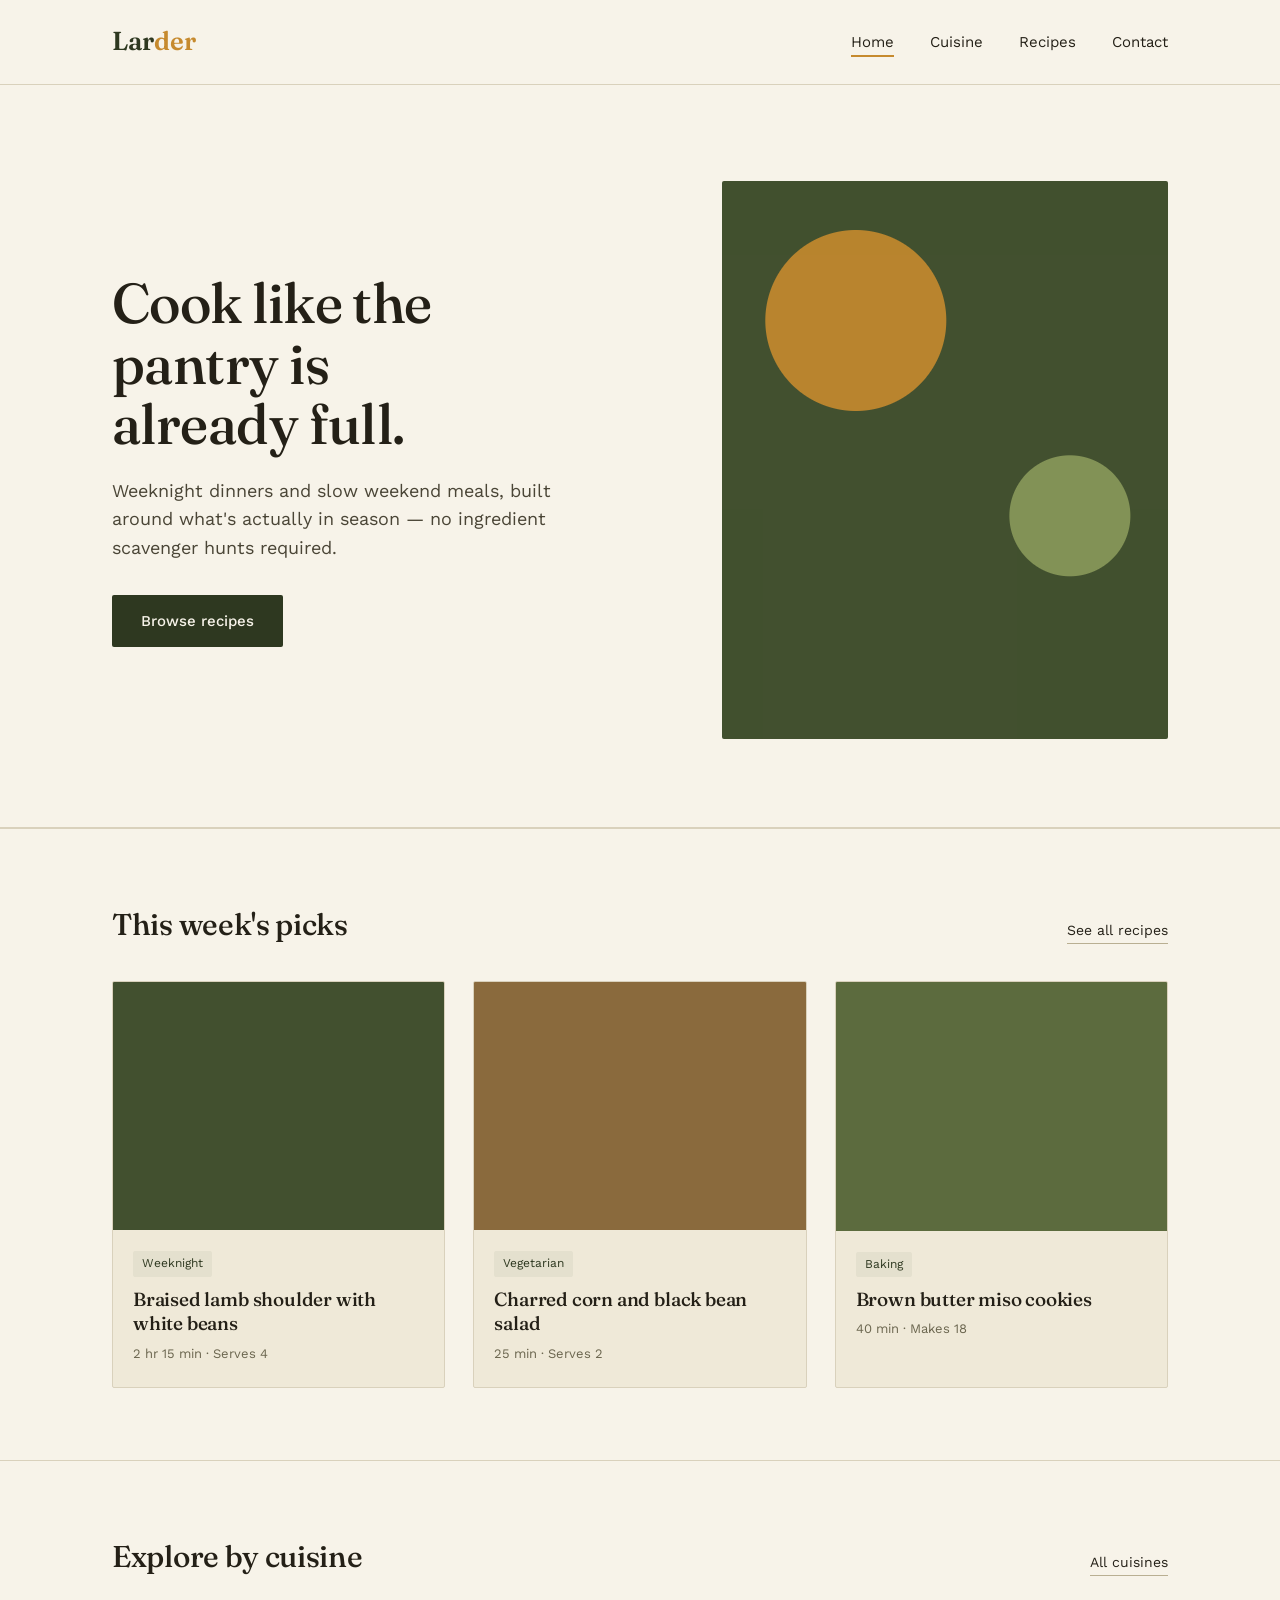
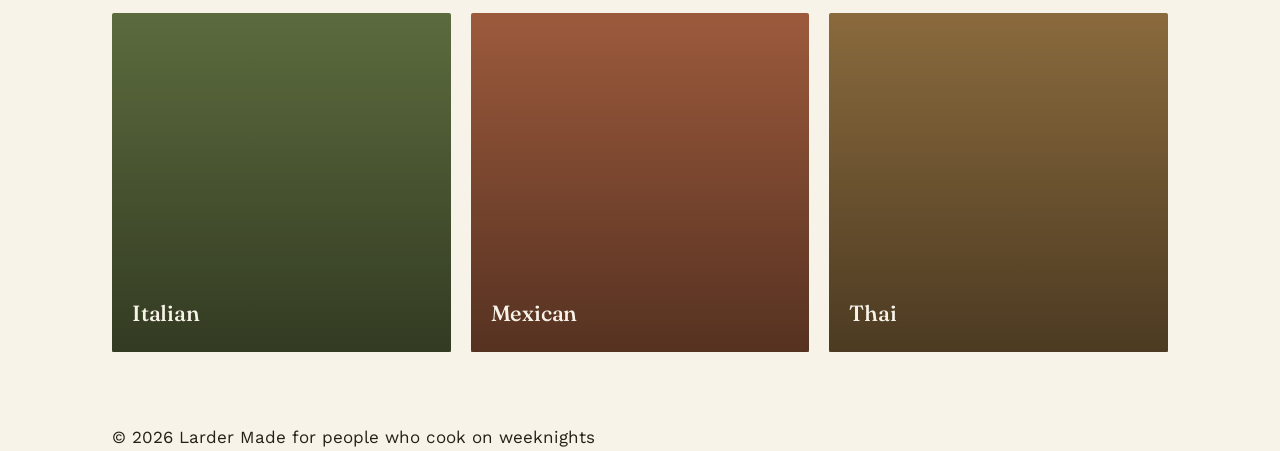
<file: index.html>
<!DOCTYPE html>
<html lang="en">
<head>
    <meta charset="UTF-8">
    <meta name="viewport" content="width=device-width, initial-scale=1.0">
    <title>Larder — recipes worth repeating</title>
    <link rel="stylesheet" href="home.css">
</head>
<body>
 
<header class="site-header">
  <div class="wrap">
    <a class="logo" href="index.html">Lar<span>der</span></a>
    <nav>
      <ul>
        <li><a href="index.html" aria-current="page">Home</a></li>
        <li><a href="cuisine.html">Cuisine</a></li>
        <li><a href="recipes.html">Recipes</a></li>
        <li><a href="contact.html">Contact</a></li>
      </ul>
    </nav>
  </div>
</header>
<section class="hero">
  <div class="wrap">
    <div>
      <h1>Cook like the pantry is already full.</h1>
      <p class="lede">Weeknight dinners and slow weekend meals, built around what's actually in season — no ingredient scavenger hunts required.</p>
      <a class="btn btn-primary" href="recipes.html">Browse recipes</a>
    </div>
    <div class="hero-art" role="img" aria-label="Illustration of a rustic table setting"></div>
  </div>
</section>
<section>
  <div class="wrap">
    <div class="section-head">
      <h2>This week's picks</h2>
      <a href="recipes.html">See all recipes</a>
    </div>
    <div class="grid">
      <article class="card">
        <div class="card-img"></div>
        <div class="card-body">
          <span class="card-tag">Weeknight</span>
          <h3>Braised lamb shoulder with white beans</h3>
          <p class="meta">2 hr 15 min · Serves 4</p>
        </div>
      </article>
      <article class="card">
        <div class="card-img v2"></div>
        <div class="card-body">
          <span class="card-tag">Vegetarian</span>
          <h3>Charred corn and black bean salad</h3>
          <p class="meta">25 min · Serves 2</p>
        </div>
      </article>
      <article class="card">
        <div class="card-img v3"></div>
        <div class="card-body">
          <span class="card-tag">Baking</span>
          <h3>Brown butter miso cookies</h3>
          <p class="meta">40 min · Makes 18</p>
        </div>
      </article>
    </div>
  </div>
</section>
<section>
  <div class="wrap">
    <div class="section-head">
      <h2>Explore by cuisine</h2>
      <a href="cuisine.html">All cuisines</a>
    </div>
    <div class="tiles">
      <a class="tile" style="background:#5C6B3E" href="cuisine.html"><h3>Italian</h3></a>
      <a class="tile" style="background:#9C5A3C" href="cuisine.html"><h3>Mexican</h3></a>
      <a class="tile" style="background:#8A6A3D" href="cuisine.html"><h3>Thai</h3></a>
    </div>
  </div>
</section>
<footer>
  <div class="wrap">
    <span>© 2026 Larder</span>
    <span>Made for people who cook on weeknights</span>
  </div>
</footer>
 
</body>
</file>
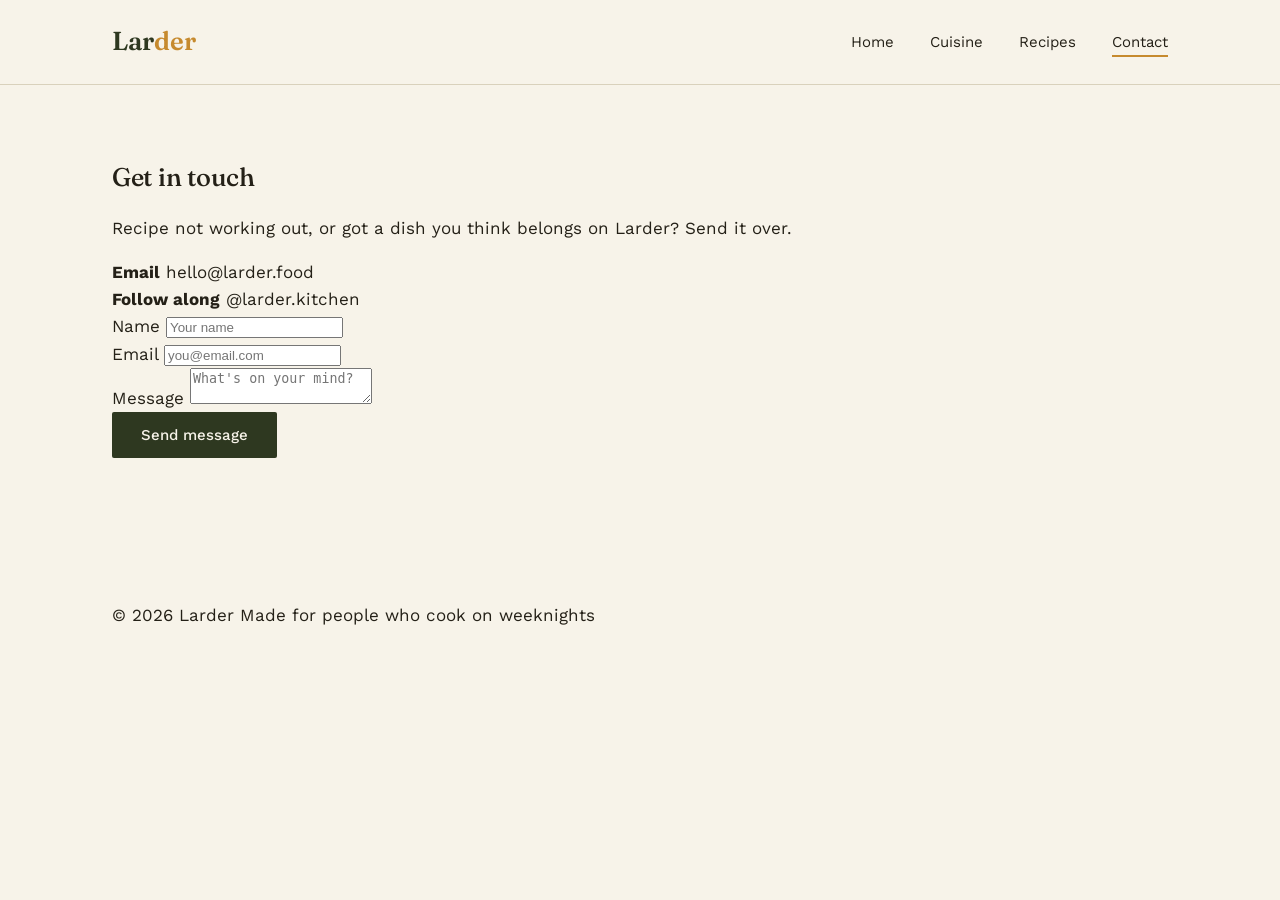
<file: contact.html>
<!DOCTYPE html>
<html lang="en">
<head>
    <meta charset="UTF-8">
    <meta name="viewport" content="width=device-width, initial-scale=1.0">
    <title>Contact — Larder</title>
    <link rel="stylesheet" href="home.css">
</head>
<body>
 
<header class="site-header">
  <div class="wrap">
    <a class="logo" href="index.html">Lar<span>der</span></a>
    <nav>
      <ul>
        <li><a href="index.html">Home</a></li>
        <li><a href="cuisine.html">Cuisine</a></li>
        <li><a href="recipes.html">Recipes</a></li>
        <li><a href="contact.html" aria-current="page">Contact</a></li>
      </ul>
    </nav>
  </div>
</header>
<section style="padding-top:72px;">
  <div class="wrap contact-layout">
    <div>
      <h1>Get in touch</h1>
      <p class="lede">Recipe not working out, or got a dish you think belongs on Larder? Send it over.</p>
      <div class="contact-detail">
        <div>
          <strong>Email</strong>
          hello@larder.food
        </div>
      </div>
      <div class="contact-detail">
        <div>
          <strong>Follow along</strong>
          @larder.kitchen
        </div>
      </div>
    </div>
 
    <form>
      <div>
        <label for="name">Name</label>
        <input type="text" id="name" placeholder="Your name">
      </div>
      <div>
        <label for="email">Email</label>
        <input type="email" id="email" placeholder="you@email.com">
      </div>
      <div>
        <label for="message">Message</label>
        <textarea id="message" placeholder="What's on your mind?"></textarea>
      </div>
      <button type="submit" class="btn btn-primary" style="align-self:flex-start;">Send message</button>
    </form>
  </div>
</section>
<footer style="margin-top:72px;">
  <div class="wrap">
    <span>© 2026 Larder</span>
    <span>Made for people who cook on weeknights</span>
  </div>
</footer>
 
</body>
</file>
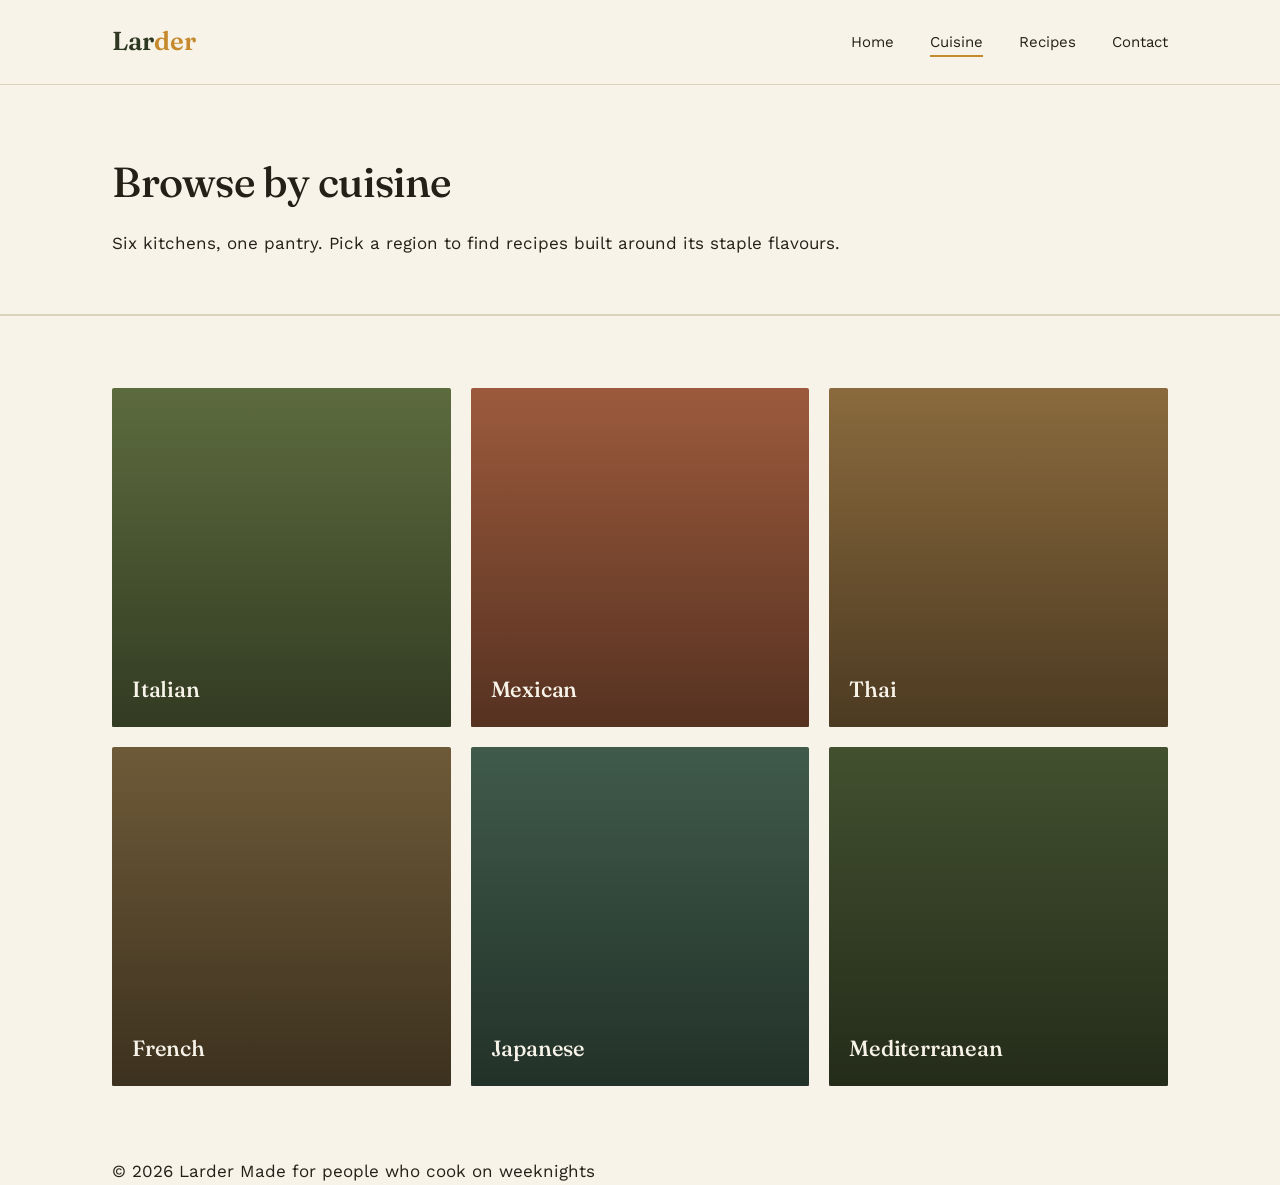
<file: cuisine.html>
<!DOCTYPE html>
<html lang="en">
<head>
    <meta charset="UTF-8">
    <meta name="viewport" content="width=device-width, initial-scale=1.0">
    <title>Cuisine — Larder</title>
    <link rel="stylesheet" href="home.css">
</head>
<body>
 
<header class="site-header">
  <div class="wrap">
    <a class="logo" href="index.html">Lar<span>der</span></a>
    <nav>
      <ul>
        <li><a href="index.html">Home</a></li>
        <li><a href="cuisine.html" aria-current="page">Cuisine</a></li>
        <li><a href="recipes.html">Recipes</a></li>
        <li><a href="contact.html">Contact</a></li>
      </ul>
    </nav>
  </div>
</header>

<section style="padding-top:64px; padding-bottom:40px; border-bottom:1px solid var(--line);">
  <div class="wrap">
    <h1 style="font-size:42px;">Browse by cuisine</h1>
    <p class="lede" style="margin-top:14px;">Six kitchens, one pantry. Pick a region to find recipes built around its staple flavours.</p>
  </div>
</section>
<section>
  <div class="wrap">
    <div class="tiles">
      <a class="tile" style="background:#5C6B3E" href="recipes.html"><h3>Italian</h3></a>
      <a class="tile" style="background:#9C5A3C" href="recipes.html"><h3>Mexican</h3></a>
      <a class="tile" style="background:#8A6A3D" href="recipes.html"><h3>Thai</h3></a>
      <a class="tile" style="background:#6E5A38" href="recipes.html"><h3>French</h3></a>
      <a class="tile" style="background:#3F5A4A" href="recipes.html"><h3>Japanese</h3></a>
      <a class="tile" style="background:#42502F" href="recipes.html"><h3>Mediterranean</h3></a>
    </div>
  </div>
</section>
<footer>
  <div class="wrap">
    <span>© 2026 Larder</span>
    <span>Made for people who cook on weeknights</span>
  </div>
</footer>
 
</body>
</file>
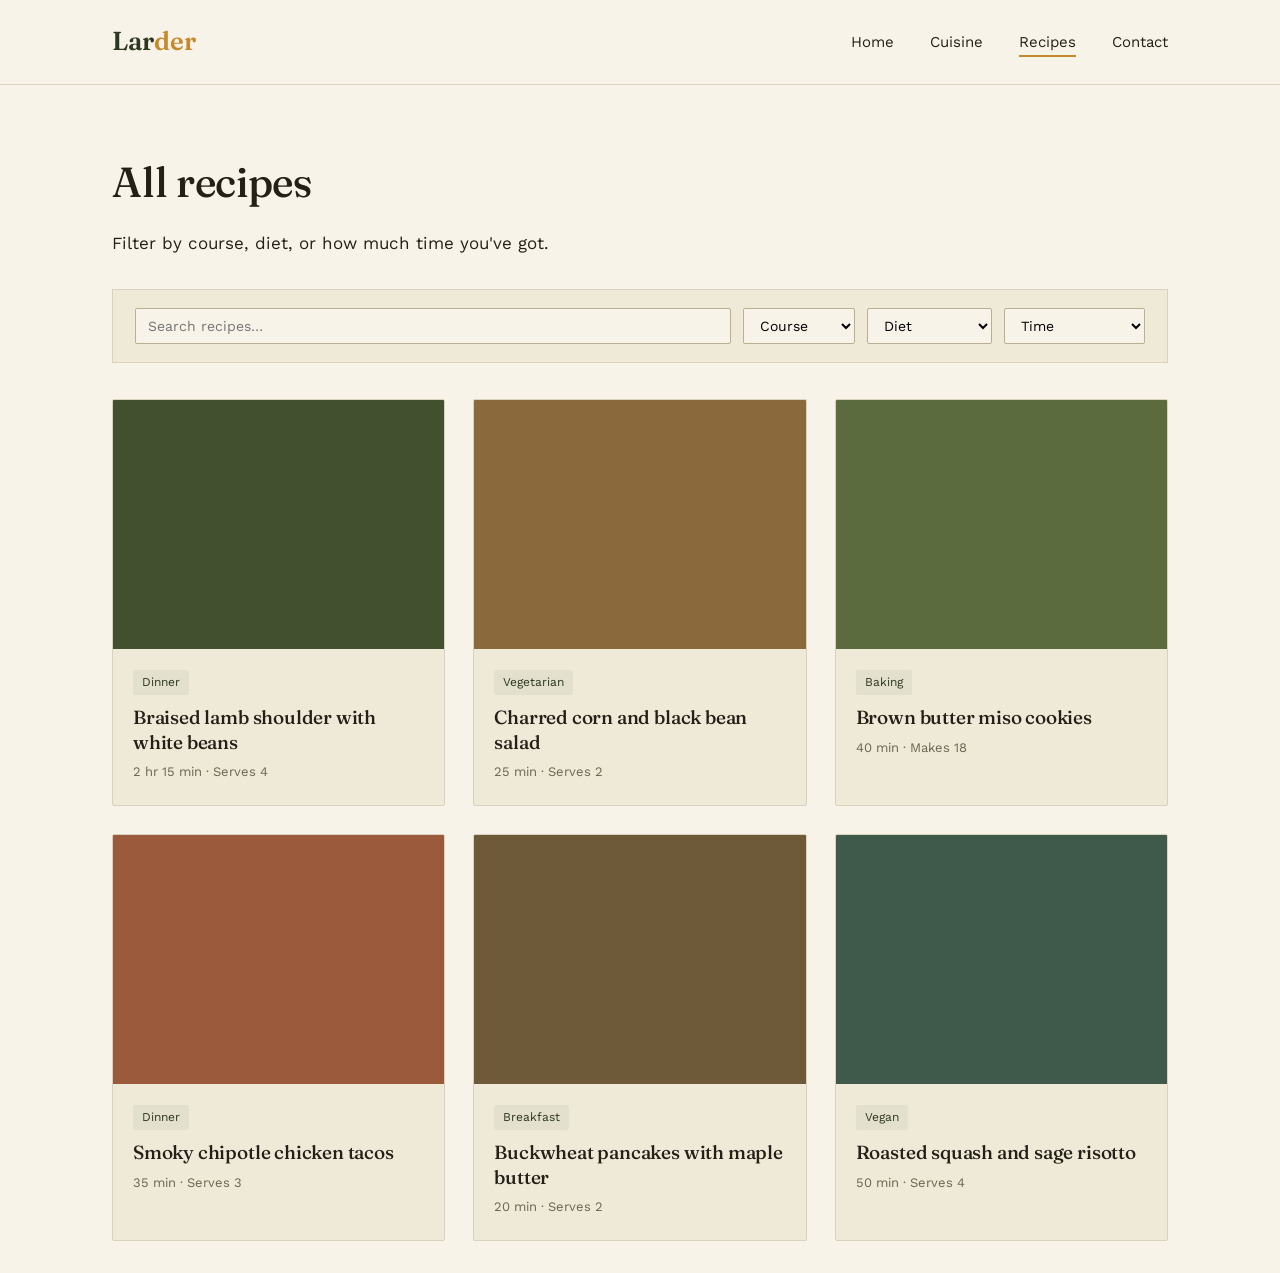
<file: page3.html>
<!DOCTYPE html>
<html lang="en">
<head>
    <meta charset="UTF-8">
    <meta name="viewport" content="width=device-width, initial-scale=1.0">
    <title>Recipes — Larder</title>
    <link rel="stylesheet" href="home.css">
</head>
<body>
 
<header class="site-header">
  <div class="wrap">
    <a class="logo" href="index.html">Lar<span>der</span></a>
    <nav>
      <ul>
        <li><a href="index.html">Home</a></li>
        <li><a href="cuisine.html">Cuisine</a></li>
        <li><a href="recipes.html" aria-current="page">Recipes</a></li>
        <li><a href="contact.html">Contact</a></li>
      </ul>
    </nav>
  </div>
</header>
<section style="padding-top:64px; padding-bottom:32px; border-bottom:none;">
  <div class="wrap">
    <h1 style="font-size:42px;">All recipes</h1>
    <p class="lede" style="margin-top:14px; margin-bottom:32px;">Filter by course, diet, or how much time you've got.</p>
    <div class="filter-bar">
      <input type="text" placeholder="Search recipes…">
      <select><option>Course</option><option>Breakfast</option><option>Dinner</option><option>Dessert</option></select>
      <select><option>Diet</option><option>Vegetarian</option><option>Vegan</option><option>Gluten free</option></select>
      <select><option>Time</option><option>Under 30 min</option><option>30–60 min</option><option>60+ min</option></select>
    </div>
     <div class="grid">
      <article class="card">
        <div class="card-img"></div>
        <div class="card-body">
          <span class="card-tag">Dinner</span>
          <h3>Braised lamb shoulder with white beans</h3>
          <p class="meta">2 hr 15 min · Serves 4</p>
        </div>
      </article>
      <article class="card">
        <div class="card-img v2"></div>
        <div class="card-body">
          <span class="card-tag">Vegetarian</span>
          <h3>Charred corn and black bean salad</h3>
          <p class="meta">25 min · Serves 2</p>
        </div>
      </article>
      <article class="card">
        <div class="card-img v3"></div>
        <div class="card-body">
          <span class="card-tag">Baking</span>
          <h3>Brown butter miso cookies</h3>
          <p class="meta">40 min · Makes 18</p>
        </div>
      </article>
      <article class="card">
        <div class="card-img v4"></div>
        <div class="card-body">
          <span class="card-tag">Dinner</span>
          <h3>Smoky chipotle chicken tacos</h3>
          <p class="meta">35 min · Serves 3</p>
        </div>
      </article>
      <article class="card">
        <div class="card-img v5"></div>
        <div class="card-body">
          <span class="card-tag">Breakfast</span>
          <h3>Buckwheat pancakes with maple butter</h3>
          <p class="meta">20 min · Serves 2</p>
        </div>
      </article>
      <article class="card">
        <div class="card-img v6"></div>
        <div class="card-body">
          <span class="card-tag">Vegan</span>
          <h3>Roasted squash and sage risotto</h3>
          <p class="meta">50 min · Serves 4</p>
        </div>
      </article>
    </div>
  </div>
</section>
</file>
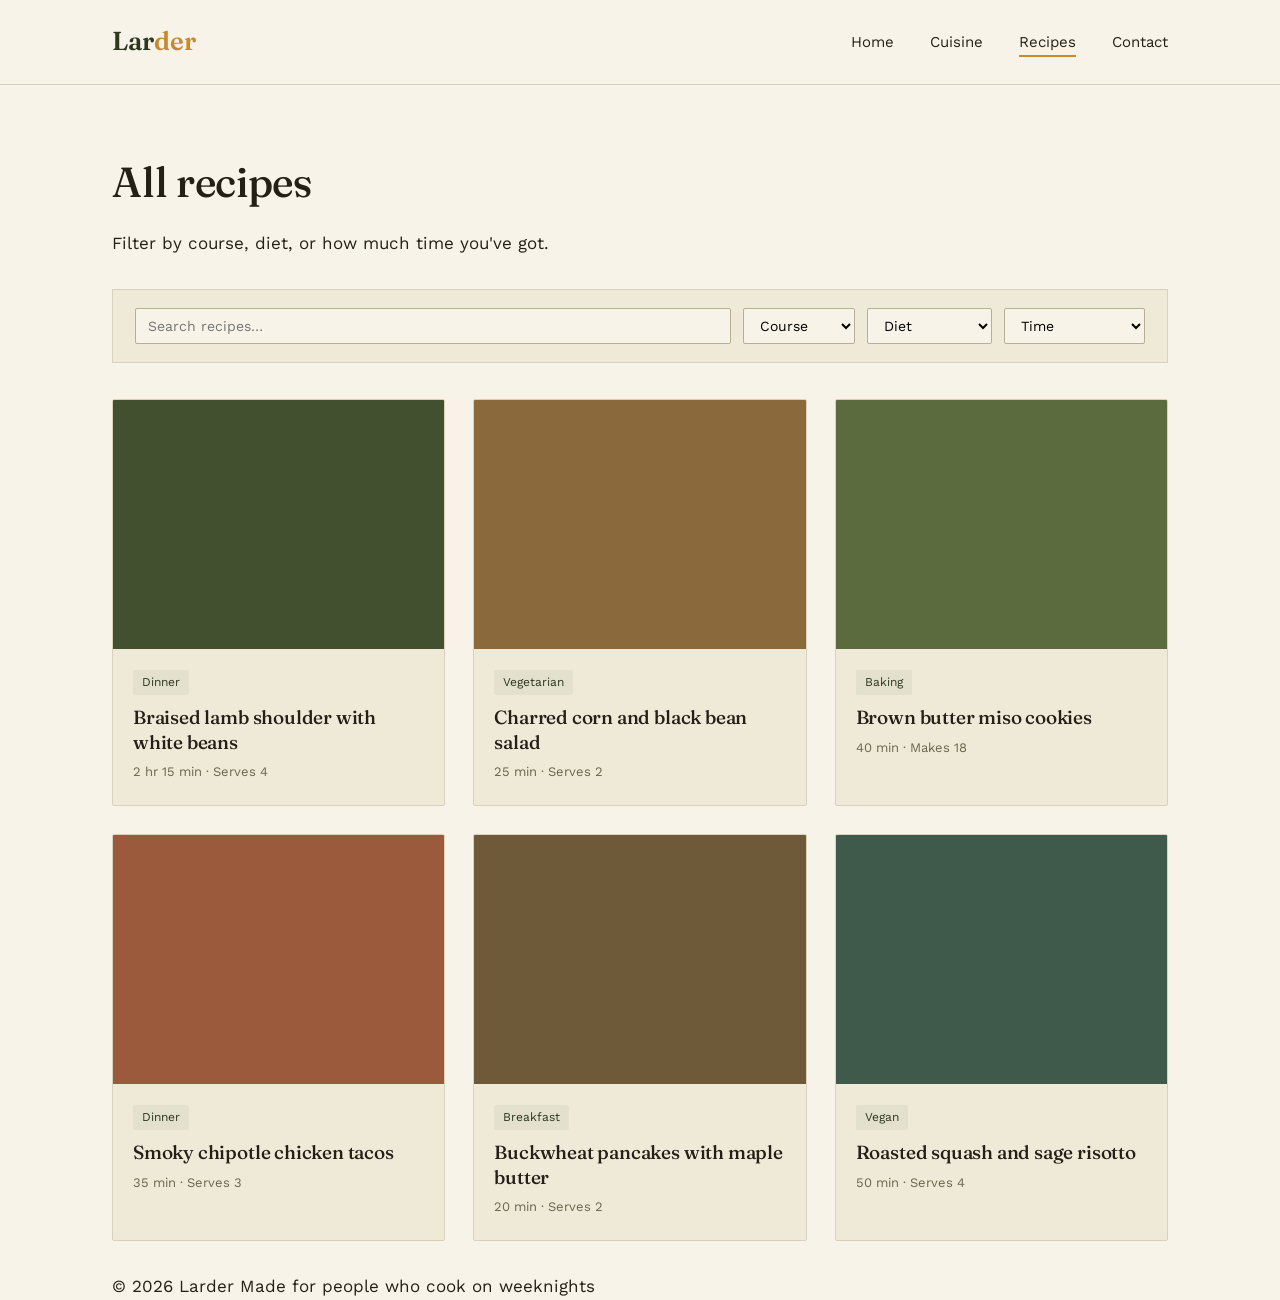
<file: recipes.html>
<!DOCTYPE html>
<html lang="en">
<head>
    <meta charset="UTF-8">
    <meta name="viewport" content="width=device-width, initial-scale=1.0">
    <title>Recipes — Larder</title>
    <link rel="stylesheet" href="home.css">
</head>
<body>
 
<header class="site-header">
  <div class="wrap">
    <a class="logo" href="index.html">Lar<span>der</span></a>
    <nav>
      <ul>
        <li><a href="index.html">Home</a></li>
        <li><a href="cuisine.html">Cuisine</a></li>
        <li><a href="recipes.html" aria-current="page">Recipes</a></li>
        <li><a href="contact.html">Contact</a></li>
      </ul>
    </nav>
  </div>
</header>
<section style="padding-top:64px; padding-bottom:32px; border-bottom:none;">
  <div class="wrap">
    <h1 style="font-size:42px;">All recipes</h1>
    <p class="lede" style="margin-top:14px; margin-bottom:32px;">Filter by course, diet, or how much time you've got.</p>
    <div class="filter-bar">
      <input type="text" placeholder="Search recipes…">
      <select><option>Course</option><option>Breakfast</option><option>Dinner</option><option>Dessert</option></select>
      <select><option>Diet</option><option>Vegetarian</option><option>Vegan</option><option>Gluten free</option></select>
      <select><option>Time</option><option>Under 30 min</option><option>30–60 min</option><option>60+ min</option></select>
    </div>
     <div class="grid">
      <article class="card">
        <div class="card-img"></div>
        <div class="card-body">
          <span class="card-tag">Dinner</span>
          <h3>Braised lamb shoulder with white beans</h3>
          <p class="meta">2 hr 15 min · Serves 4</p>
        </div>
      </article>
      <article class="card">
        <div class="card-img v2"></div>
        <div class="card-body">
          <span class="card-tag">Vegetarian</span>
          <h3>Charred corn and black bean salad</h3>
          <p class="meta">25 min · Serves 2</p>
        </div>
      </article>
      <article class="card">
        <div class="card-img v3"></div>
        <div class="card-body">
          <span class="card-tag">Baking</span>
          <h3>Brown butter miso cookies</h3>
          <p class="meta">40 min · Makes 18</p>
        </div>
      </article>
      <article class="card">
        <div class="card-img v4"></div>
        <div class="card-body">
          <span class="card-tag">Dinner</span>
          <h3>Smoky chipotle chicken tacos</h3>
          <p class="meta">35 min · Serves 3</p>
        </div>
      </article>
      <article class="card">
        <div class="card-img v5"></div>
        <div class="card-body">
          <span class="card-tag">Breakfast</span>
          <h3>Buckwheat pancakes with maple butter</h3>
          <p class="meta">20 min · Serves 2</p>
        </div>
      </article>
      <article class="card">
        <div class="card-img v6"></div>
        <div class="card-body">
          <span class="card-tag">Vegan</span>
          <h3>Roasted squash and sage risotto</h3>
          <p class="meta">50 min · Serves 4</p>
        </div>
      </article>
    </div>
  </div>
</section>
<footer>
  <div class="wrap">
    <span>© 2026 Larder</span>
    <span>Made for people who cook on weeknights</span>
  </div>
</footer>
 
</body>
</file>
<file: home.css>
@import url('https://fonts.googleapis.com/css2?family=Fraunces:opsz,wght@9..144,400;9..144,500;9..144,600&family=Work+Sans:wght@400;500&display=swap');
 
:root{
  --ink:#242017;
  --paper:#F7F3E9;
  --paper-dim:#EFE9D8;
  --olive:#42502F;
  --olive-dark:#2E3820;
  --mustard:#C68A2E;
  --line:#D9D1BC;
  --line-strong:#B9AF92;
  --maxw:1120px;
}
*{box-sizing:border-box;}
 
html,body{margin:0;padding:0;}
 
body{
  background:var(--paper);
  color:var(--ink);
  font-family:'Work Sans', sans-serif;
  font-size:17px;
  line-height:1.6;
}
h1,h2,h3{
  font-family:'Fraunces', serif;
  font-weight:500;
  margin:0;
  color:var(--ink);
  letter-spacing:-0.01em;
}
 
a{color:inherit;text-decoration:none;}
 
img{max-width:100%;display:block;}
 
.wrap{
  max-width:var(--maxw);
  margin:0 auto;
  padding:0 32px;
}
.site-header{
  border-bottom:1px solid var(--line);
  background:var(--paper);
}
 
.site-header .wrap{
  display:flex;
  align-items:center;
  justify-content:space-between;
  height:84px;
}
 
.logo{
  font-family:'Fraunces', serif;
  font-size:26px;
  font-weight:600;
  color:var(--olive-dark);
}
 
.logo span{color:var(--mustard);}
 
nav ul{
  list-style:none;
  display:flex;
  gap:36px;
  margin:0;
  padding:0;
}
 
nav a{
  font-size:15px;
  padding-bottom:4px;
  border-bottom:2px solid transparent;
  transition:border-color 0.15s ease;
}
 
nav a:hover,
nav a[aria-current="page"]{
  border-bottom-color:var(--mustard);
}
 
.btn{
  display:inline-block;
  padding:13px 28px;
  font-family:'Work Sans', sans-serif;
  font-size:15px;
  font-weight:500;
  border-radius:2px;
  border:1px solid transparent;
  cursor:pointer;
}
 
.btn-primary{
  background:var(--olive-dark);
  color:var(--paper);
}
 
.btn-primary:hover{background:var(--olive);}
 
.btn-secondary{
  background:transparent;
  color:var(--olive-dark);
  border-color:var(--line-strong);
}
 
.btn-secondary:hover{border-color:var(--olive-dark);}

.hero{
  padding:96px 0 88px;
  border-bottom:1px solid var(--line);
}
 
.hero .wrap{
  display:grid;
  grid-template-columns:1.1fr 0.9fr;
  gap:64px;
  align-items:center;
}
 
.hero h1{
  font-size:56px;
  line-height:1.08;
  max-width:11ch;
}
 
.hero p.lede{
  margin:22px 0 32px;
  font-size:18px;
  max-width:42ch;
  color:#4A4536;
}
 
.hero-art{
  aspect-ratio:4/5;
  background:var(--olive);
  border-radius:2px;
  position:relative;
  overflow:hidden;
}
 
.hero-art::after{
  content:"";
  position:absolute;
  inset:0;
  background:
    radial-gradient(circle at 30% 25%, var(--mustard) 0 90px, transparent 91px),
    radial-gradient(circle at 78% 60%, #8A9A5B 0 60px, transparent 61px);
  opacity:0.9;
}
.section-head{
  display:flex;
  align-items:baseline;
  justify-content:space-between;
  margin-bottom:32px;
}
 
.section-head h2{font-size:30px;}
 
.section-head a{
  font-size:14px;
  border-bottom:1px solid var(--line-strong);
  padding-bottom:2px;
}
 
section{padding:72px 0;}
section + section{border-top:1px solid var(--line);}

.grid{
  display:grid;
  grid-template-columns:repeat(3, 1fr);
  gap:28px;
}
 
.card{
  border:1px solid var(--line);
  background:var(--paper-dim);
  border-radius:2px;
  overflow:hidden;
}
 
.card-img{
  aspect-ratio:4/3;
  background:var(--olive);
  position:relative;
}
 
.card-img.v2{background:#8A6A3D;}
.card-img.v3{background:#5C6B3E;}
.card-img.v4{background:#9C5A3C;}
.card-img.v5{background:#6E5A38;}
.card-img.v6{background:#3F5A4A;}
 
.card-body{padding:18px 20px 22px;}
 
.card-tag{
  font-size:12px;
  color:var(--olive-dark);
  background:#E4E0CE;
  display:inline-block;
  padding:3px 9px;
  border-radius:2px;
  margin-bottom:10px;
}
 
.card h3{font-size:19px;line-height:1.3;}
 
.card p.meta{
  margin:8px 0 0;
  font-size:13px;
  color:#6B664F;
}
.tiles{
  display:grid;
  grid-template-columns:repeat(3, 1fr);
  gap:20px;
}
 
.tile{
  aspect-ratio:1/1;
  border-radius:2px;
  display:flex;
  align-items:flex-end;
  padding:20px;
  position:relative;
}
 
.tile h3{
  color:var(--paper);
  font-size:22px;
  z-index:1;
}
 
.tile::before{
  content:"";
  position:absolute;
  inset:0;
  background:linear-gradient(to top, rgba(0,0,0,0.45), rgba(0,0,0,0));
}
.filter-bar{
  display:flex;
  gap:12px;
  flex-wrap:wrap;
  padding:18px 22px;
  border:1px solid var(--line);
  background:var(--paper-dim);
  margin-bottom:36px;
}
 
.filter-bar select,
.filter-bar input[type="text"]{
  font-family:'Work Sans', sans-serif;
  font-size:14px;
  padding:8px 12px;
  border:1px solid var(--line-strong);
  background:var(--paper);
  border-radius:2px;
}
 
.filter-bar input[type="text"]{flex:1;min-width:200px;}
</file>
